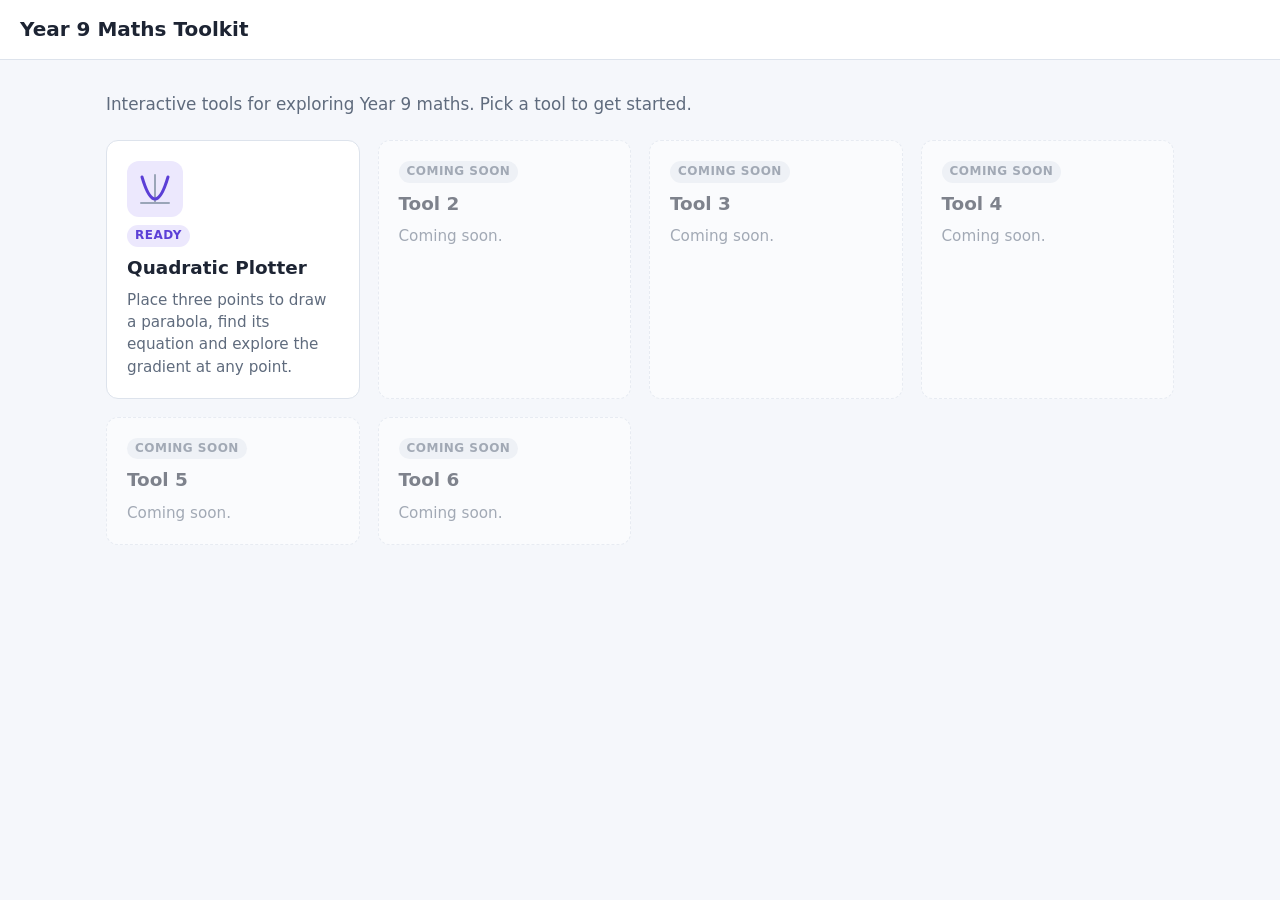
<file: public/index.html>
<!doctype html>
<html lang="en">
<head>
  <meta charset="utf-8">
  <meta name="viewport" content="width=device-width, initial-scale=1">
  <title>Year 9 Maths Toolkit</title>
  <link rel="stylesheet" href="assets/styles.css">
</head>
<body>
  <header class="site-header">
    <h1>Year 9 Maths Toolkit</h1>
  </header>

  <main class="hub">
    <p class="hub-intro">Interactive tools for exploring Year 9 maths. Pick a tool to get started.</p>

    <div class="tool-grid">
      <a class="tool-card" href="quadratic/">
        <div class="icon">
          <svg width="36" height="36" viewBox="0 0 36 36" fill="none" stroke-width="3" stroke-linecap="round">
            <path d="M4 32 L32 32 M18 4 L18 32" stroke="#9aa5b8" stroke-width="2"/>
            <path d="M5 6 Q18 50 31 6" stroke="#5b3fd6"/>
          </svg>
        </div>
        <span class="tag">Ready</span>
        <h2>Quadratic Plotter</h2>
        <p>Place three points to draw a parabola, find its equation and explore the gradient at any point.</p>
      </a>

      <!-- Replace a "soon" card with a link like the one above when a new tool is ready. -->
      <div class="tool-card soon"><span class="tag">Coming soon</span><h2>Tool 2</h2><p>Coming soon.</p></div>
      <div class="tool-card soon"><span class="tag">Coming soon</span><h2>Tool 3</h2><p>Coming soon.</p></div>
      <div class="tool-card soon"><span class="tag">Coming soon</span><h2>Tool 4</h2><p>Coming soon.</p></div>
      <div class="tool-card soon"><span class="tag">Coming soon</span><h2>Tool 5</h2><p>Coming soon.</p></div>
      <div class="tool-card soon"><span class="tag">Coming soon</span><h2>Tool 6</h2><p>Coming soon.</p></div>
    </div>
  </main>
</body>
</html>
</file>
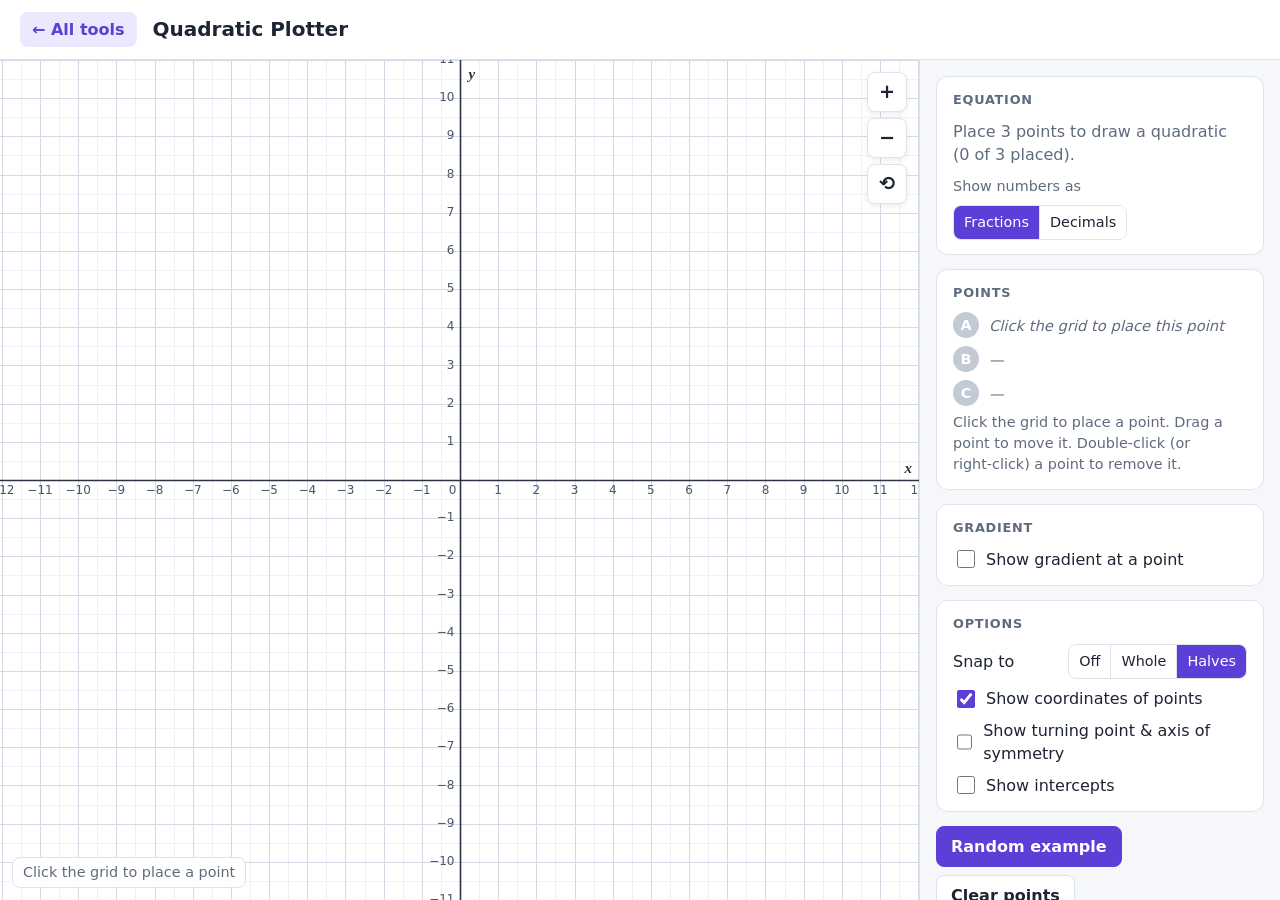
<file: public/quadratic/index.html>
<!doctype html>
<html lang="en">
<head>
  <meta charset="utf-8">
  <meta name="viewport" content="width=device-width, initial-scale=1">
  <title>Quadratic Plotter · Year 9 Maths</title>
  <link rel="stylesheet" href="../assets/styles.css">
  <style>
    .app {
      display: grid;
      grid-template-columns: 1fr 360px;
      height: calc(100vh - 60px);
    }
    .plot-wrap {
      position: relative;
      background: #fff;
      overflow: hidden;
      border-right: 1px solid var(--line);
    }
    #plot { display: block; touch-action: none; cursor: crosshair; }
    .plot-tools {
      position: absolute; top: 12px; right: 12px;
      display: flex; flex-direction: column; gap: 6px;
    }
    .plot-tools .btn { box-shadow: 0 2px 6px rgba(0,0,0,.08); }
    .cursor-readout {
      position: absolute; left: 12px; bottom: 12px;
      background: rgba(255,255,255,.92);
      border: 1px solid var(--line); border-radius: 8px;
      padding: 4px 10px; font-size: .9rem; color: var(--muted);
      font-variant-numeric: tabular-nums; pointer-events: none;
    }
    .toast {
      position: absolute; left: 50%; top: 14px; transform: translateX(-50%);
      background: var(--ink); color: #fff; padding: 8px 14px; border-radius: 8px;
      font-size: .95rem; opacity: 0; transition: opacity .2s; pointer-events: none;
      max-width: 80%; text-align: center;
    }
    .toast.show { opacity: .95; }

    .panel { overflow-y: auto; padding: 16px; display: flex; flex-direction: column; gap: 14px; }
    .card {
      background: var(--surface); border: 1px solid var(--line);
      border-radius: var(--radius); padding: 14px 16px;
    }
    .card h3 { margin: 0 0 10px; font-size: .8rem; text-transform: uppercase; letter-spacing: .06em; color: var(--muted); }

    .equation {
      font-size: 1.6rem; font-weight: 600; font-family: "Cambria Math", Cambria, Georgia, serif;
      color: #7b3fe4; min-height: 2.2rem; display: flex; align-items: center; flex-wrap: wrap;
    }
    .equation.empty { font-size: 1rem; color: var(--muted); font-family: var(--font); font-weight: 400; }
    .frac { display: inline-flex; flex-direction: column; vertical-align: middle; text-align: center; font-size: .7em; line-height: 1.05; margin: 0 2px; }
    .frac > span:first-child { border-bottom: 2px solid currentColor; padding: 0 2px; }
    .notice { background: var(--warn-bg); color: var(--warn-ink); border-radius: 8px; padding: 8px 10px; font-size: .92rem; margin-top: 8px; }
    .facts { margin: 10px 0 0; padding: 0; list-style: none; font-size: .95rem; }
    .facts li { padding: 3px 0; }
    .facts b { color: var(--muted); font-weight: 600; }

    .pt-row { display: grid; grid-template-columns: 28px 1fr 1fr 32px; gap: 8px; align-items: center; margin-bottom: 8px; }
    .pt-row:last-child { margin-bottom: 0; }
    .pt-dot { width: 26px; height: 26px; border-radius: 50%; color: #fff; font-weight: 700; display: grid; place-items: center; font-size: .9rem; }
    .pt-row label { display: flex; align-items: center; gap: 4px; font-size: .9rem; color: var(--muted); }
    .pt-row input { width: 100%; font: inherit; padding: 5px 6px; border: 1px solid var(--line); border-radius: 6px; color: var(--ink); }
    .pt-row .rm { border: none; background: none; color: var(--muted); font-size: 1.3rem; cursor: pointer; border-radius: 6px; }
    .pt-row .rm:hover { color: var(--danger); background: #fbecea; }
    .pt-empty { color: var(--muted); font-size: .92rem; grid-column: 2 / 5; font-style: italic; }

    .opts { display: flex; flex-direction: column; gap: 8px; }
    .opts label { display: flex; align-items: center; gap: 8px; cursor: pointer; }
    .opts input[type=checkbox] { width: 18px; height: 18px; accent-color: var(--accent); }
    .seg { display: inline-flex; border: 1px solid var(--line); border-radius: 8px; overflow: hidden; }
    .seg button { font: inherit; font-size: .9rem; border: none; background: #fff; padding: 6px 10px; cursor: pointer; color: var(--ink); }
    .seg button + button { border-left: 1px solid var(--line); }
    .seg button.on { background: var(--accent); color: #fff; }
    .row { display: flex; align-items: center; justify-content: space-between; gap: 8px; flex-wrap: wrap; }

    .grad-big { font-size: 1.35rem; font-weight: 700; font-family: "Cambria Math", Cambria, Georgia, serif; display: flex; align-items: center; flex-wrap: wrap; gap: 4px; }
    .rise { color: #16a34a; } .run { color: #e67e22; }
    .hint { color: var(--muted); font-size: .9rem; margin: 6px 0 0; }
    .actions { display: flex; gap: 8px; flex-wrap: wrap; }

    @media (max-width: 860px) {
      .app { grid-template-columns: 1fr; height: auto; }
      .plot-wrap { height: 62vh; border-right: none; border-bottom: 1px solid var(--line); }
      .panel { overflow: visible; }
    }
  </style>
</head>
<body>
  <header class="site-header">
    <a class="back" href="../">← All tools</a>
    <h1>Quadratic Plotter</h1>
  </header>

  <div class="app">
    <div class="plot-wrap" id="plotWrap">
      <canvas id="plot" aria-label="Coordinate grid. Click to place points."></canvas>
      <div class="plot-tools">
        <button class="btn icon" id="zoomIn" title="Zoom in">+</button>
        <button class="btn icon" id="zoomOut" title="Zoom out">−</button>
        <button class="btn icon" id="zoomReset" title="Reset view">⟲</button>
      </div>
      <div class="cursor-readout" id="readout">Click the grid to place a point</div>
      <div class="toast" id="toast"></div>
    </div>

    <aside class="panel">
      <section class="card">
        <h3>Equation</h3>
        <div class="equation empty" id="equation">Place 3 points to draw a quadratic.</div>
        <div id="eqNotice"></div>
        <ul class="facts" id="facts"></ul>
        <div class="row" style="margin-top:10px">
          <span class="hint" style="margin:0">Show numbers as</span>
          <div class="seg" id="numFormat">
            <button data-v="frac" class="on">Fractions</button>
            <button data-v="dec">Decimals</button>
          </div>
        </div>
      </section>

      <section class="card">
        <h3>Points</h3>
        <div id="pointList"></div>
        <p class="hint">Click the grid to place a point. Drag a point to move it. Double‑click (or right‑click) a point to remove it.</p>
      </section>

      <section class="card">
        <h3>Gradient</h3>
        <label class="opts"><span style="display:flex;gap:8px;align-items:center"><input type="checkbox" id="optGradient"> Show gradient at a point</span></label>
        <div id="gradPanel" hidden>
          <div class="row" style="margin-top:10px">
            <span>Run length</span>
            <div class="seg" id="runSeg">
              <button data-v="0.5">½</button>
              <button data-v="1" class="on">1</button>
              <button data-v="2">2</button>
              <button data-v="3">3</button>
            </div>
          </div>
          <div id="gradInfo" style="margin-top:12px"></div>
          <p class="hint">Click anywhere on the curve to choose point P, or drag P along the curve.</p>
        </div>
      </section>

      <section class="card">
        <h3>Options</h3>
        <div class="opts">
          <div class="row">
            <span>Snap to</span>
            <div class="seg" id="snapSeg">
              <button data-v="0">Off</button>
              <button data-v="1">Whole</button>
              <button data-v="0.5" class="on">Halves</button>
            </div>
          </div>
          <label><input type="checkbox" id="optCoords" checked> Show coordinates of points</label>
          <label><input type="checkbox" id="optVertex"> Show turning point &amp; axis of symmetry</label>
          <label><input type="checkbox" id="optIntercepts"> Show intercepts</label>
        </div>
      </section>

      <section class="actions">
        <button class="btn primary" id="btnRandom">Random example</button>
        <button class="btn" id="btnClear">Clear points</button>
      </section>
    </aside>
  </div>

  <script src="quadratic.js"></script>
</body>
</html>
</file>
<file: public/assets/styles.css>
:root {
  --bg: #f5f7fb;
  --surface: #ffffff;
  --ink: #1d2433;
  --muted: #5f6b7d;
  --line: #dde3ec;
  --accent: #5b3fd6;
  --accent-soft: #ece8fd;
  --danger: #c0392b;
  --warn-bg: #fff4e0;
  --warn-ink: #8a5300;
  --radius: 12px;
  --font: "Segoe UI", system-ui, -apple-system, Roboto, Arial, sans-serif;
}

* { box-sizing: border-box; }
html, body { margin: 0; }
body {
  font-family: var(--font);
  background: var(--bg);
  color: var(--ink);
  font-size: 16px;
  line-height: 1.45;
}

a { color: var(--accent); }

/* ---------- Header ---------- */
.site-header {
  display: flex;
  align-items: center;
  gap: 16px;
  padding: 0 20px;
  height: 60px;
  background: var(--surface);
  border-bottom: 1px solid var(--line);
}
.site-header h1 { font-size: 1.25rem; margin: 0; }
.site-header .back {
  text-decoration: none;
  font-weight: 600;
  padding: 6px 12px;
  border-radius: 8px;
  background: var(--accent-soft);
}
.site-header .back:hover { background: #ddd5fb; }

/* ---------- Hub ---------- */
.hub { max-width: 1100px; margin: 0 auto; padding: 32px 16px 64px; }
.hub-intro { color: var(--muted); margin: 0 0 24px; font-size: 1.05rem; }
.tool-grid {
  display: grid;
  grid-template-columns: repeat(auto-fill, minmax(240px, 1fr));
  gap: 18px;
}
.tool-card {
  display: flex;
  flex-direction: column;
  gap: 8px;
  padding: 20px;
  background: var(--surface);
  border: 1px solid var(--line);
  border-radius: var(--radius);
  text-decoration: none;
  color: inherit;
  transition: transform .12s, box-shadow .12s, border-color .12s;
}
a.tool-card:hover {
  transform: translateY(-2px);
  box-shadow: 0 8px 22px rgba(30, 40, 80, .10);
  border-color: var(--accent);
}
.tool-card h2 { margin: 0; font-size: 1.15rem; }
.tool-card p { margin: 0; color: var(--muted); font-size: .95rem; }
.tool-card .icon {
  width: 56px; height: 56px;
  border-radius: 12px;
  background: var(--accent-soft);
  display: grid; place-items: center;
}
.tool-card.soon { opacity: .55; border-style: dashed; }
.tag {
  align-self: flex-start;
  font-size: .75rem; font-weight: 700;
  text-transform: uppercase; letter-spacing: .04em;
  padding: 2px 8px; border-radius: 999px;
  background: var(--accent-soft); color: var(--accent);
}
.soon .tag { background: #e9edf3; color: var(--muted); }

/* ---------- Shared controls ---------- */
.btn {
  font: inherit;
  font-weight: 600;
  border: 1px solid var(--line);
  background: var(--surface);
  color: var(--ink);
  padding: 8px 14px;
  border-radius: 8px;
  cursor: pointer;
}
.btn:hover { border-color: var(--accent); }
.btn.primary { background: var(--accent); color: #fff; border-color: var(--accent); }
.btn.primary:hover { filter: brightness(1.08); }
.btn.icon { width: 40px; height: 40px; padding: 0; font-size: 1.2rem; }
</file>
